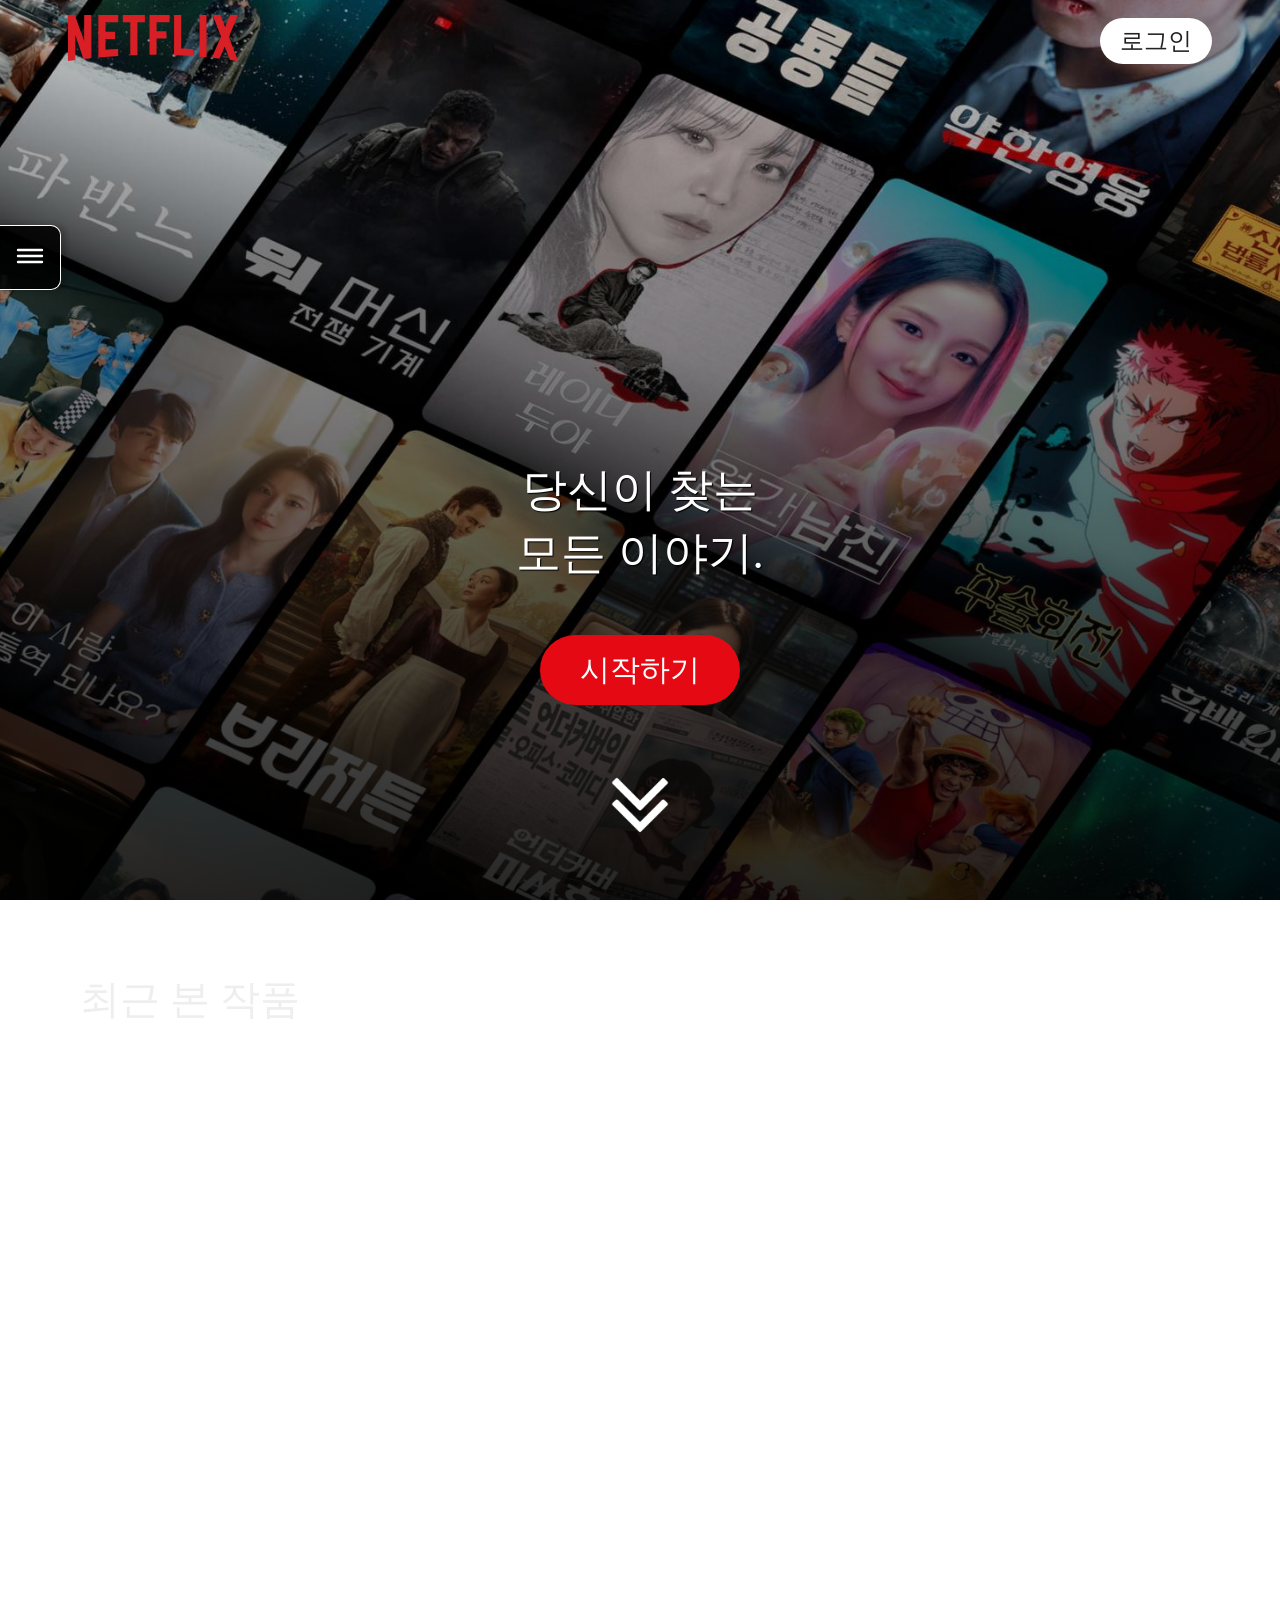
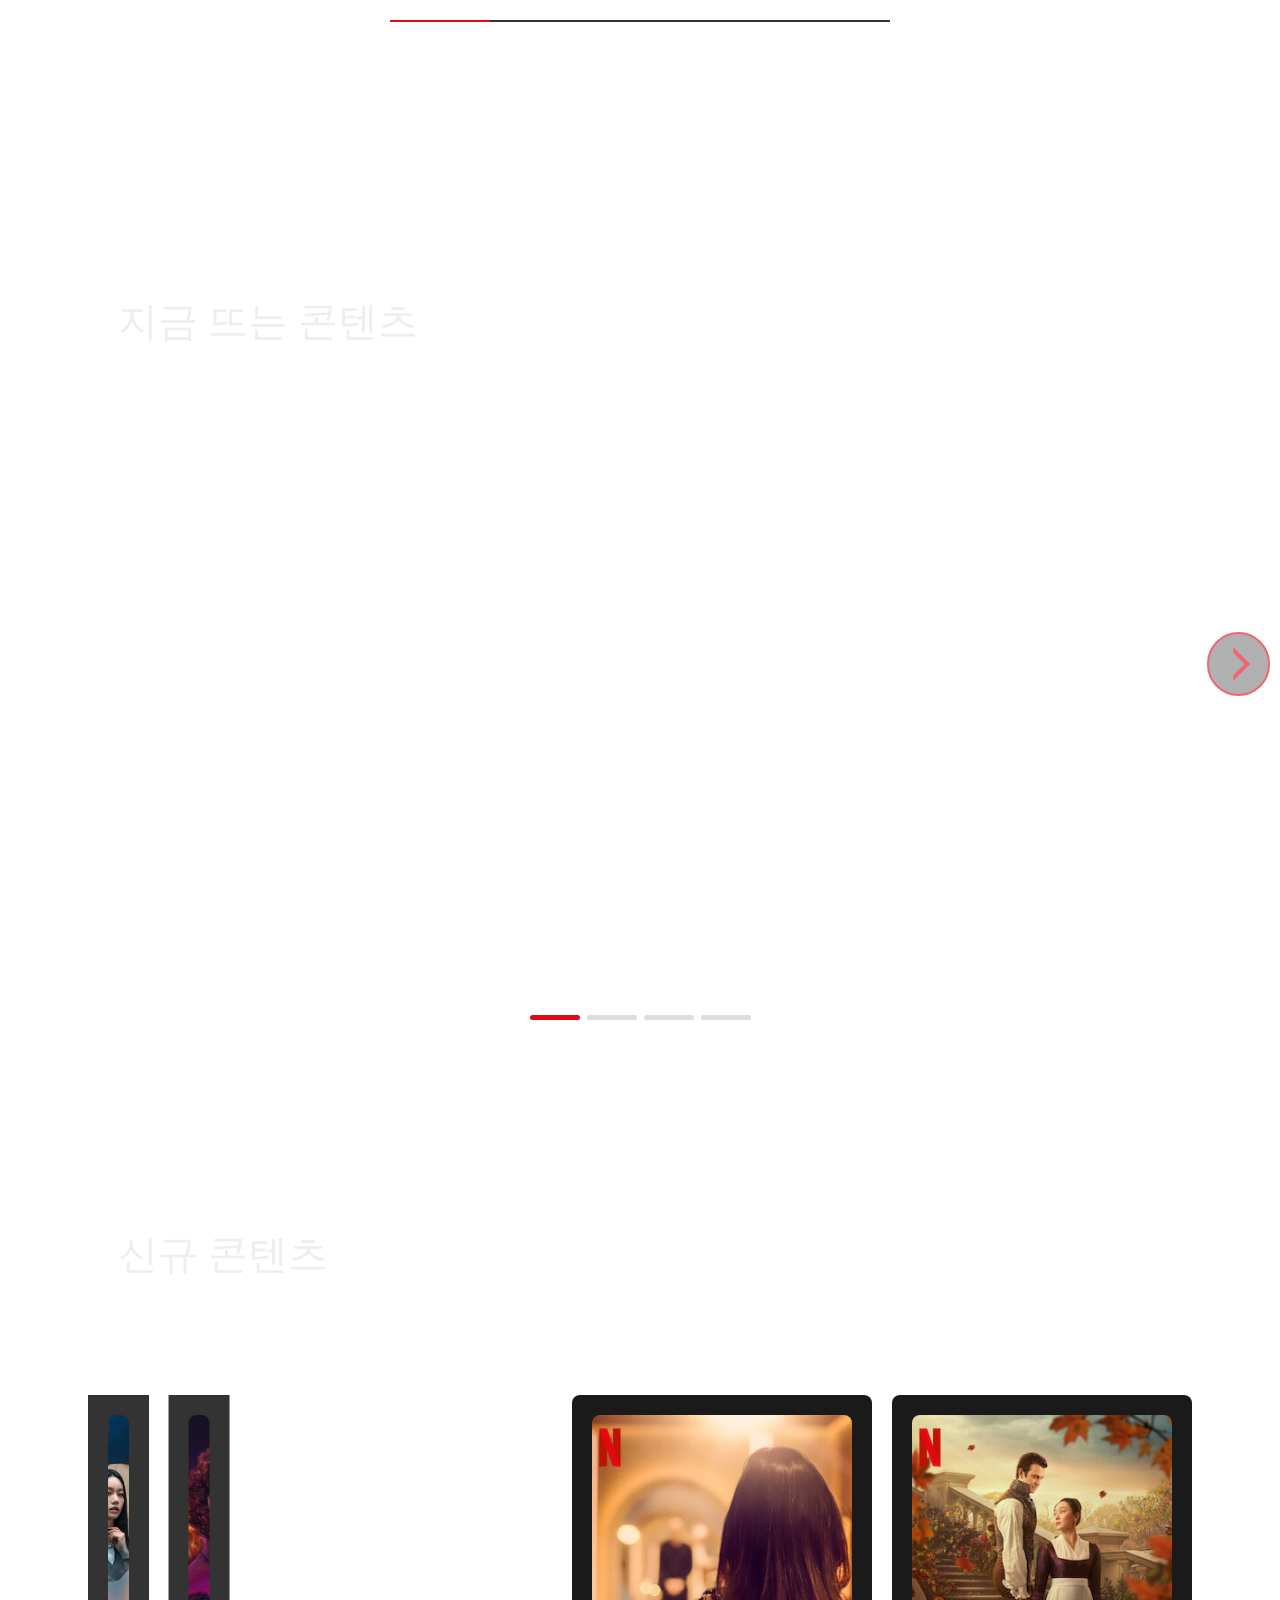
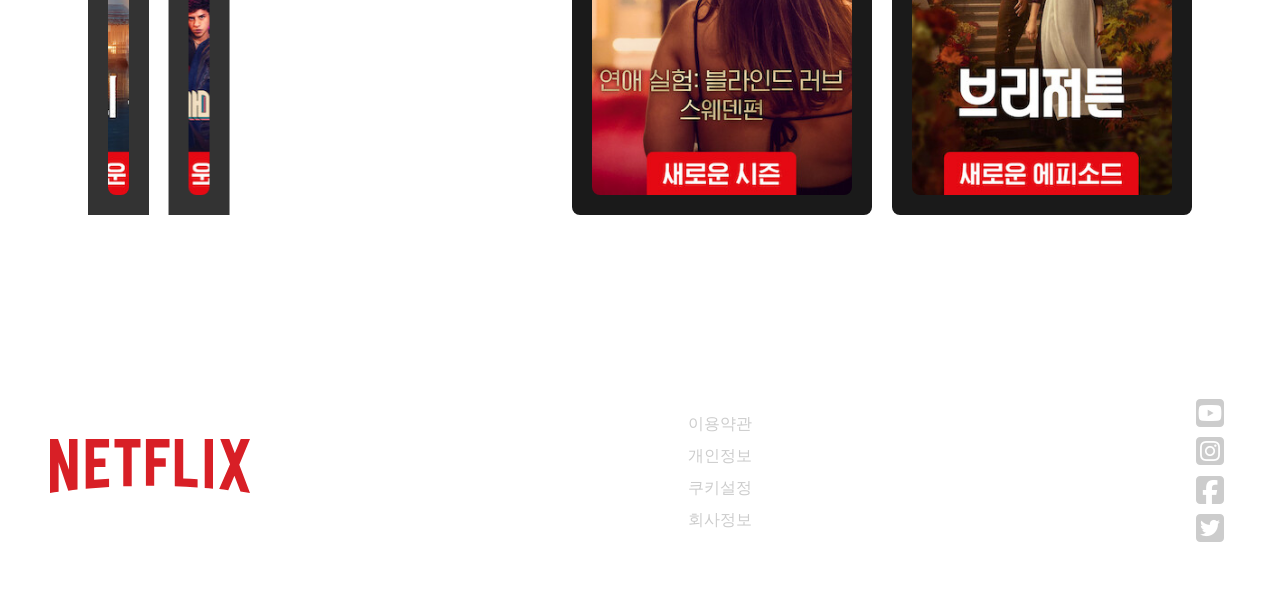
<file: index.html>
<!DOCTYPE html>
<html lang="ko">

<head>
  <meta charset="UTF-8">
  <meta name="viewport" content="width=device-width, initial-scale=1.0">
  <title>Netflix UI Clone Project</title>
  <link rel="shortcut icon" href="image/favicon.ico" type="image/x-icon">
  <link rel="stylesheet" href="css/main.css">
  <link rel="stylesheet" href="css/tablet.css" media="screen and (min-width: 780px) and (max-width: 1280px)">
  <link rel="stylesheet" href="css/mobile.css" media="screen and (max-width: 779px)">
  <script src="js/jquery-1.12.4.min.js"></script>
  <script src="js/jquery-ui.min.js"></script>
  <script src="js/index.js"></script>
</head>

<body>

  <header id="header">
    <div class="header-inner">
      <div class="header-top">
        <h1>
          <a href="index.html">
            <img src="image/Netflix_2015_logo.svg" alt="NEFLIX">
          </a>
        </h1>
        <button class="login-btn">로그인</button>
      </div>
      <div class="text-box">
        <h2>
          <span>당신이 찾는</span>
          <span>모든 이야기.</span>
        </h2>
        <a href="specific.html" class="start-btn">시작하기</a>
        <img src="image/arrow.png" alt="">
      </div>
    </div>
  </header>

  <aside id="aside" class="area">
    <h2 class="blind">Search</h2>

    <nav class="gnb">
      <a href="search.html">검색</a>
      <a href="specific.html">콘텐츠</a>
      <a href="#">이벤트</a>
      <a href="#">커뮤니티</a>
      <a href="#">문의</a>
    </nav>

    <button class="menu-btn" aria-label="메뉴 열기">
      <svg class="hamburger" viewBox="0 0 100 100" width="40" height="40">
        <line class="line top" x1="20" y1="35" x2="80" y2="35" />
        <line class="line middle" x1="20" y1="50" x2="80" y2="50" />
        <line class="line bottom" x1="20" y1="65" x2="80" y2="65" />
      </svg>
    </button>

  </aside>

  <main id="main">

    <section class="cont-1">
      <div class="cont-1-inner">
        <h3>최근 본 작품</h3>
        <div class="stack-container">
          <ul class="recent-list">
            <li><a href="#"><img src="image/continue(1).jpg" alt=""></a></li>
            <li><a href="#"><img src="image/continue(2).jpg" alt=""></a></li>
            <li><a href="#"><img src="image/continue(3).jpg" alt=""></a></li>
            <li><a href="#"><img src="image/continue(4).jpg" alt=""></a></li>
            <li><a href="#"><img src="image/continue(5).jpg" alt=""></a></li>
          </ul>
        </div>
        <div class="recent-progress">
          <div class="bar"></div>
        </div>
      </div>
    </section>

    <section class="cont-2">
      <div class="cont-2-inner">
        <h3>지금 뜨는 콘텐츠</h3>
        <ul class="content">
          <li><a href="#"><img src="image/hot(1).jpg" alt=""></a></li>
          <li><a href="#"><img src="image/hot(2).jpg" alt=""></a></li>
          <li><a href="#"><img src="image/hot(3).jpg" alt=""></a></li>
          <li><a href="#"><img src="image/hot(4).jpg" alt=""></a></li>
          <li><a href="#"><img src="image/hot(5).jpg" alt=""></a></li>
          <li><a href="#"><img src="image/hot(6).jpg" alt=""></a></li>
          <li><a href="#"><img src="image/hot(7).jpg" alt=""></a></li>
          <li><a href="#"><img src="image/hot(8).jpg" alt=""></a></li>
          <li><a href="#"><img src="image/hot(9).jpg" alt=""></a></li>
          <li><a href="#"><img src="image/hot(10).jpg" alt=""></a></li>
        </ul>
        <div class="indicator"></div>
      </div>
      <div class="btn-wrap">
        <button class="prev"></button>
        <button class="next"></button>
      </div>
    </section>

    <section class="cont-3">
      <div class="cont-3-inner">
        <h3>신규 콘텐츠</h3>
        <button class="cube-btn">랜덤 추천</button>

        <div class="modal-overlay" id="cube-modal">
          <div class="modal-window">
            <button class="modal-close">&times;</button>
            <div class="modal-body">
              <div class="modal-img-area"></div>
              <div class="modal-info-area">
                <h4 class="m-title"></h4>
                <div class="m-meta"></div>
                <p class="m-desc"></p>
                <div class="m-details"></div>
              </div>
            </div>
          </div>
        </div>

        <ul class="content cube">

          <li class="face front">
            <a href="#">
              <div class="img-wrapper">
                <img src="image/new(1).jpg" alt="미스터리 수사단">
              </div>
              <div class="info">
                <div class="info-header">
                  <h4>미스터리 수사단</h4>
                  <div class="meta-tags">
                    <span>2026</span>
                    <span class="badge">시즌 1개</span>
                    <span class="badge">15+</span>
                    <span>리얼리티 시리즈</span>
                  </div>
                </div>
                <div class="info-body">
                  <p class="desc">
                    여섯 명의 출연자들이 '미스터리 수사단'이 되어 초자연적인 사건들의 실마리를 쫓는다.
                    팀워크와 두뇌를 총동원하여 기상천외한 미스터리의 진실을 파헤치고 임무를 완수하라!
                  </p>
                  <div class="details">
                    <p><span>출연:</span> 이용진, 존박, 이은지, 혜리, 김도훈, 카리나</p>
                    <p><span>크리에이터:</span> 정종연</p>
                  </div>
                </div>
              </div>
            </a>
          </li>

          <li class="face back">
            <a href="#">
              <div class="img-wrapper">
                <img src="image/new(2).jpg" alt="라 프리메라 베스">
              </div>
              <div class="info">
                <div class="info-header">
                  <h4>라 프리메라 베스</h4>
                  <div class="meta-tags">
                    <span>2023</span>
                    <span class="badge">시즌 2개</span>
                    <span class="badge">18+</span>
                    <span>로맨스 드라마</span>
                  </div>
                </div>
                <div class="info-body">
                  <p class="desc">
                    1970년대 콜롬비아, 남학생들만 가득한 학교에 한 여학생이 전학 오면서 모든 것이 변하기 시작한다.
                    사랑과 우정, 그리고 시대의 금기에 도전하는 청춘들의 뜨거운 이야기.
                  </p>
                  <div class="details">
                    <p><span>출연:</span> 에마누엘 레스트레포, 프란시스카 에스테베스</p>
                    <p><span>크리에이터:</span> 다고 가르시아</p>
                  </div>
                </div>
              </div>
            </a>
          </li>

          <li class="face right">
            <a href="#">
              <div class="img-wrapper">
                <img src="image/new(3).jpg" alt="파반느">
              </div>
              <div class="info">
                <div class="info-header">
                  <h4>파반느</h4>
                  <div class="meta-tags">
                    <span>2026</span>
                    <span class="badge">최신 등록</span>
                    <span class="badge">12+</span>
                    <span>감성 애니메이션</span>
                  </div>
                </div>
                <div class="info-body">
                  <p class="desc">
                    오로라가 춤추는 밤바다를 배경으로 펼쳐지는 두 남녀의 애틋한 재회.
                    잊고 있었던 기억의 조각들이 아름다운 선율과 함께 다시 살아나며 관객들의 마음을 어루만진다.
                  </p>
                  <div class="details">
                    <p><span>출연:</span> 성우 박소이, 정지훈</p>
                    <p><span>크리에이터:</span> 이지호</p>
                  </div>
                </div>
              </div>
            </a>
          </li>

          <li class="face left">
            <a href="#">
              <div class="img-wrapper">
                <img src="image/new(5).jpg" alt="원피스">
              </div>
              <div class="info">
                <div class="info-header">
                  <h4>원피스</h4>
                  <div class="meta-tags">
                    <span>2023</span>
                    <span class="badge">TOP 10</span>
                    <span class="badge">15+</span>
                    <span>판타지 어드벤처</span>
                  </div>
                </div>
                <div class="info-body">
                  <p class="desc">
                    전설의 해적왕이 남긴 대비보 '원피스'를 찾아 떠나는 루피와 밀짚모자 일당.
                    광활한 바다 위에서 펼쳐지는 거대한 모험과 끈끈한 동료애를 실사로 완벽하게 재현했다.
                  </p>
                  <div class="details">
                    <p><span>출연:</span> 이냐키 고도이, 아라타 마켄유, 에밀리 러드</p>
                    <p><span>크리에이터:</span> 맷 오언스, 스티븐 마에다</p>
                  </div>
                </div>
              </div>
            </a>
          </li>

          <li class="face top">
            <a href="#">
              <div class="img-wrapper">
                <img src="image/new(6).jpg" alt="나이트 에이전트">
              </div>
              <div class="info">
                <div class="info-header">
                  <h4>나이트 에이전트</h4>
                  <div class="meta-tags">
                    <span>2023</span>
                    <span class="badge">시즌 2개</span>
                    <span class="badge">18+</span>
                    <span>정치 스릴러</span>
                  </div>
                </div>
                <div class="info-body">
                  <p class="desc">
                    백악관 지하에서 울리지 않는 전화를 지키는 FBI 요원 피터.
                    어느 날 밤, 울려 퍼진 전화 한 통이 그를 국가를 뒤흔들 거대한 음모의 한복판으로 몰아넣는다.
                  </p>
                  <div class="details">
                    <p><span>출연:</span> 가브리엘 바쏘, 루시앤 뷰캐넌</p>
                    <p><span>크리에이터:</span> 숀 라이언</p>
                  </div>
                </div>
              </div>
            </a>
          </li>

          <li class="face bottom">
            <a href="#">
              <div class="img-wrapper">
                <img src="image/new(7).jpg" alt="리디아 포에트의 법">
              </div>
              <div class="info">
                <div class="info-header">
                  <h4>리디아 포에트의 법</h4>
                  <div class="meta-tags">
                    <span>2023</span>
                    <span class="badge">공개 예정</span>
                    <span class="badge">15+</span>
                    <span>시대극/범죄</span>
                  </div>
                </div>
                <div class="info-body">
                  <p class="desc">
                    19세기 이탈리아, 여성의 법조계 진출이 금지되었던 시대.
                    최초의 여성 변호사를 꿈꾸는 리디아 포에트가 날카로운 통찰력으로 의문의 살인 사건들을 해결한다.
                  </p>
                  <div class="details">
                    <p><span>출연:</span> 마틸다 데 안젤리스, 에두아르도 스카르페타</p>
                    <p><span>크리에이터:</span> 귀도 이우쿨라노</p>
                  </div>
                </div>
              </div>
            </a>
          </li>

          <li>
            <a href="#">
              <div class="img-wrapper">
                <img src="image/new(8).jpg" alt="연애 실험: 블라인드 러브 스웨덴편">
              </div>
              <div class="info">
                <div class="info-header">
                  <h4>연애 실험: 블라인드 러브 스웨덴편</h4>
                  <div class="meta-tags">
                    <span>2024</span>
                    <span class="badge">시즌 1개</span>
                    <span class="badge">15+</span>
                    <span>리얼리티 쇼</span>
                  </div>
                </div>
                <div class="info-body">
                  <p class="desc">
                    외모를 보지 않고 목소리만으로 사랑에 빠질 수 있을까?
                    스웨덴의 싱글들이 포드에 들어가 진정한 반려자를 찾기 위한 파격적인 실험에 동참한다.
                  </p>
                  <div class="details">
                    <p><span>출연:</span> 예시카 알메네스(진행)</p>
                    <p><span>크리에이터:</span> 크리스 코엘런</p>
                  </div>
                </div>
              </div>
            </a>
          </li>

          <li>
            <a href="#">
              <div class="img-wrapper">
                <img src="image/new(9).jpg" alt="브리저튼">
              </div>
              <div class="info">
                <div class="info-header">
                  <h4>브리저튼</h4>
                  <div class="meta-tags">
                    <span>2024</span>
                    <span class="badge">새로운 에피소드</span>
                    <span class="badge">18+</span>
                    <span>시대극 로맨스</span>
                  </div>
                </div>
                <div class="info-body">
                  <p class="desc">
                    런던 상류사회의 화려한 무도회와 그 뒤에 숨겨진 은밀한 스캔들.
                    브리저튼 가문의 여덟 남매가 진실한 사랑과 행복을 찾아가는 과정을 매혹적으로 그려낸다.
                  </p>
                  <div class="details">
                    <p><span>출연:</span> 니콜라 코클란, 루크 뉴턴, 조나단 베일리</p>
                    <p><span>크리에이터:</span> 크리스 밴듀즌</p>
                  </div>
                </div>
              </div>
            </a>
          </li>

        </ul>
      </div>
    </section>
  </main>

  <footer id="footer">
    <address class="footer-inner">
      <div class="footer-1">
        <a href="index.html">
          <img src="image/Netflix_2015_logo.svg" alt="">
        </a>
      </div>
      <div class="footer-2">
        넷플릭스서비시스코리아 유한회사 <br>
        통신판매업신고번호: 제2018-서울종로-0426호 <br>
        대표: 레지널드 숀 톰프슨 <br>
        이메일 주소: korea@netflix.com <br>
        주소: 대한민국 서울특별시 종로구 우정국로 26, 센트로폴리스 A동 20층 <br>
        사업자등록번호: 165-87-00119 <br>
        클라우드 호스팅: Amazon Web Services Inc. <br><br>
        본 프로젝트는 어떠한 상업적 용도로도 사용되지 않음을 밝힙니다.
      </div>
      <div class="footer-3">
        <ul class="util">
          <li><a href="#">이용약관</a></li>
          <li><a href="#">개인정보</a></li>
          <li><a href="#">쿠키설정</a></li>
          <li><a href="#">회사정보</a></li>
        </ul>
      </div>
      <div class="footer-4">
        <ul class="sns-wrap">
          <li>
            <a href="#">
              <i class="fab fa-youtube-square"></i>
            </a>
          </li>
          <li>
            <a href="#">
              <i class="fab fa-instagram-square"></i>
            </a>
          </li>
          <li>
            <a href="#">
              <i class="fab fa-facebook-square"></i>
            </a>
          </li>
          <li>
            <a href="#">
              <i class="fab fa-twitter-square"></i>
            </a>
          </li>
        </ul>
      </div>
    </address>
  </footer>
</body>

</html>
</file>
<file: css/main.css>
@charset "UTF-8";
@import "common.css";

main h3 {
  font-size: 2em;
  margin-bottom: 100px;
  margin-left: 50px;
}

main [class $=inner] {
  margin-top: 150px;
}

/* cont-1 */
.cont-1 .empty-msg {
  display: none;
}

.cont-1 {
  padding: 80px 0;
  overflow: hidden;
}

.cont-1 .cont-1-inner {
  width: 100%;
  max-width: 1600px;
  margin: 0 auto;
  position: relative;
}

.cont-1 .stack-container {
  position: relative;
  height: 450px;
  margin-top: 40px;
  perspective: 1000px;
}

.cont-1 .recent-list {
  position: relative;
  width: 100%;
  height: 100%;
}

.cont-1 .recent-list li {
  position: absolute;
  top: 0;
  left: 50%;
  margin-left: -140px;
  width: 280px;
  cursor: pointer;
  transition: all 0.6s cubic-bezier(0.4, 0, 0.2, 1);
  opacity: 0;
  visibility: hidden;
  transform: translateY(50px);
}

.cont-1 .recent-list.on li {
  visibility: visible;
}

.cont-1 .recent-list li img {
  width: 100%;
  display: block;
  border-radius: 4px;
}

.cont-1 .recent-progress {
  position: relative;
  width: 500px;
  height: 2px;
  background: #333;
  margin: 50px auto 0;
  left: 0;
}

.cont-1 .recent-progress .bar {
  position: absolute;
  width: 20%;
  height: 100%;
  background: #e50914;
  left: 0;
}

/* cont-2 */
.cont-2 {
  position: relative;
}

.cont-2-inner {
  position: relative;
  overflow: hidden;
  padding: 50px 30px 100px 30px;
  max-width: 1600px;
}

.cont-2-inner .content {
  counter-reset: netflix-counter;
  position: relative;
  display: flex;
  width: 100%;
  gap: 30px;
  will-change: transform;
}

.cont-2-inner .content li {
  position: relative;
  counter-increment: neflix-counter;
  width: calc((100% - 120px) / 5);
  flex-shrink: 0;
  opacity: 0;
  transform: translateX(100px);
  transition: opacity 0.6s ease, transform 0.6s ease;
}

.cont-2 .content li::before {
  content: counter(neflix-counter);
  position: absolute;
  right: -20px;
  top: -50px;
  z-index: 1;
  font-size: 120px;
  font-weight: 900;
  color: #fff;
  line-height: 1;
}

.cont-2-inner .content.on li {
  opacity: 1;
  transform: translateX(0);
}

.cont-2-inner .content a {
  display: block;
  transition: all 0.3s;
}

.cont-2-inner .content a:hover {
  transform: scale(1.05);
}

.cont-2-inner .content a img {
  display: block;
  border-radius: 4px;
  width: 100%;
  opacity: 0.4;
  transition: all 0.3s;
}

.cont-2-inner .content a:hover img {
  opacity: 1;
}

.cont-2 .indicator {
  position: absolute;
  left: 0;
  right: 0;
  bottom: 50px;
  height: 20px;
  display: flex;
  justify-content: center;
  gap: 7px;
}

.cont-2 .indicator a {
  display: block;
  width: 50px;
  height: 5px;
  border-radius: 10px;
  background-color: #ddd;
}

.cont-2 .indicator a:hover {
  background-color: #777;
}

.cont-2 .indicator a.on {
  background-color: #E50914;
  cursor: default;
}

.btn-wrap {
  position: absolute;
  left: 0;
  right: 0;
  margin: 0 auto;
  top: 50%;
  transform: translateY(-50%);
  width: 95%;
  max-width: 1600px;
  height: 72px;
  pointer-events: none;
  z-index: 100;
  box-sizing: border-box;
}

.btn-wrap button {
  position: absolute;
  display: block;
  top: 0;
  width: 72px;
  height: 72px;
  background-color: rgba(0, 0, 0, 0.5);
  border: 2px solid #e50914;
  border-radius: 50%;
  cursor: pointer;
  opacity: 0.7;
  pointer-events: auto;
}

.btn-wrap button::after {
  content: '';
  width: 16px;
  height: 16px;
  border-top: 5px solid #e50914;
  border-right: 5px solid #e50914;
  position: absolute;
  top: 50%;
  left: 50%;
  transition: all 0.3s ease;
}

.btn-wrap button:hover {
  opacity: 1;
}

.btn-wrap button:hover::after {
  border-top: 6px solid #fff;
  border-right: 6px solid #fff;
  border-bottom: 6px solid transparent;
  border-left: 6px solid transparent;
}

.btn-wrap .prev {
  left: 0;
}

.btn-wrap .next {
  right: 0;
}

.btn-wrap .prev::after {
  transform: translate(-30%, -50%) rotate(-135deg);
}

.btn-wrap .next::after {
  transform: translate(-70%, -50%) rotate(45deg);
}

/* cont-3 */
.cont-3 {
  margin-bottom: 100px;
}

.cont-3 .content {
  display: flex;
  flex-wrap: wrap;
  gap: 30px;
  padding: 20px;
  position: relative;
}

.cont-3 .content li {
  width: 22.5%;
  background: #1a1a1a;
  border-radius: 8px;
  position: relative;
  z-index: 1;
  transition: opacity 0.3s ease, transform 0.3s ease;
}

.placehold {
  opacity: 0;
  pointer-events: none;
  visibility: hidden;
}

.cont-3 .content li .img-wrapper {
  text-align: center;
  padding: 20px;
}

.cont-3 .content li img {
  display: block;
  width: 100%;
  border-radius: 8px;
}

.cont-3 .content li.active {
  position: fixed;
  z-index: 1000;
  width: 800px;
  left: 50%;
  top: 50%;
  transform: translate(-50%, -50%) scale(0.9);
  opacity: 0;
  background: #1a1a1a;
  box-shadow: 0 30px 60px rgba(0, 0, 0, 0.9);
  animation: popIn 0.4s cubic-bezier(0.165, 0.84, 0.44, 1) forwards;
}

@keyframes popIn {
  to {
    opacity: 1;
    transform: translate(-50%, -50%) scale(1);
  }
}

.cont-3 .content li.active .img-wrapper {
  width: 50%;
  height: 40%;
  border-radius: 8px;
  margin: auto;
}

.cont-3 .content li.active img {
  width: 100%;
  height: 100%;
  object-fit: contain;
  border-radius: 8px;
}

.cont-3 .content li.active .info {
  display: block;
}

.info {
  display: none;
  padding: 20px;
  color: #fff;
  line-height: 1.6;
}

.info-header h4 {
  font-size: 24px;
  margin-bottom: 10px;
}

.desc {
  font-size: 15px;
  color: #ccc;
  overflow: hidden;
}

.details {
  font-size: 13px;
  color: #888;
  padding-top: 10px;
}

.meta-tags {
  display: flex;
  gap: 10px;
  font-size: 0.9rem;
  color: #a3a3a3;
  margin-bottom: 20px;
}

.badge {
  border: 1px solid #a3a3a3;
  padding: 0 4px;
  border-radius: 2px;
  font-size: 0.8rem;
}

.info-body {
  display: flex;
  flex-direction: column;
  gap: 30px;
  border-top: 1px solid rgba(255, 255, 255, 0.1);
  padding-top: 20px;
}

/* hate */
.cont-3 .content li.hate {
  position: fixed !important;
  top: 50% !important;
  left: 50% !important;
  transform: translate(-50%, -50%) !important;
  width: 80% !important;
  max-width: 600px !important;
  height: auto !important;
  max-height: 80vh;
  z-index: 3000 !important;
  background: #1a1a1a !important;
  border: 2px solid #e50914 !important;
  box-shadow: 0 0 30px rgba(0, 0, 0, 0.8);
  border-radius: 12px;
  overflow-y: auto;
}

.cont-3 .content li.hate .img-wrapper {
  width: 100% !important;
  height: 400px !important;
  padding: 0 !important;
}

.cont-3 .content li.hate img {
  width: 100% !important;
  height: 100% !important;
  object-fit: contain !important;
}

.cont-3 .content li.hate .info {
  display: block !important;
  padding: 30px !important;
  opacity: 1 !important;
}

.cont-3 .cube-btn {
  display: none;
}

.cont-3 .modal-close {
  display: none;
}

/* love */
/* .cont-3 .content li.love {
  height: auto !important;
  background: #1a1a1a !important;
}

.cont-3 .content li.love .img-wrapper {
  height: 100% !important;
  padding: 10px;
  box-sizing: border-box;
}

.cont-3 .content li.love .info {
  opacity: 1;
  height: auto;
  padding: 15px !important;
} */
</file>
<file: css/tablet.css>
@charset "UTF-8";

[class $=inner] {
  width: 94%;
}

#aside {
  width: 250px;
  left: -250px;
  padding: 60px 30px;
}

#aside .gnb {
  height: 100%;
  font-size: 1.5em;
  gap: 40px;
  margin-top: 300px;
}

#header .text-box h2 {
  font-size: 5vh;
}

.cont-2-inner .content {
  display: flex;
  gap: 20px;
  width: max-content;
}

.cont-2-inner .content li {
  width: calc((94vw - 40px) / 3);
  margin: 0;
  flex-shrink: 0;
}

.cont-2-inner .content li img {
  width: 100%;
  display: block;
}

.cont-2 .content li::before {
  display: none;
}

.cont-2 .btn-wrap {
  width: 100% !important;
  max-width: 100% !important;
  left: 0 !important;
  right: 0 !important;
  transform: translateY(-50%) !important;
  margin: 0 !important;
}

.cont-2 .btn-wrap button {
  position: absolute !important;
  top: 0 !important;
}

.cont-2 .btn-wrap .prev {
  left: 10px !important;
}

.cont-2 .btn-wrap .next {
  right: 10px !important;
}

.cont-2-inner .content a img {
  opacity: 1;
}

.btn-wrap button::after {
  margin: 0 !important;
  top: 50%;
  left: 50%;
  border-top: 4px solid #e50914;
  border-right: 4px solid #e50914;
  border-bottom: 4px solid transparent;
  border-left: 4px solid transparent;
  transform: translate(-50%, -50%) rotate(45deg);
}

.btn-wrap button:hover::after {
  border-top: 4px solid #fff;
  border-right: 4px solid #fff;
  border-bottom: 4px solid transparent;
  border-left: 4px solid transparent;
}

.btn-wrap .prev::after {
  transform: translate(-30%, -50%) rotate(-135deg);
}

.btn-wrap .next::after {
  transform: translate(-70%, -50%) rotate(45deg);
}

.btn-wrap button:hover::after {
  border-top-color: #fff !important;
  border-right-color: #fff !important;
}

.cont-3 .content {
  display: flex !important;
  flex-wrap: nowrap !important;
  overflow-x: auto !important;
  overflow-y: hidden;
  gap: 20px;
  padding-bottom: 30px;
  -webkit-overflow-scrolling: touch;
}

.cont-3 .content li {
  display: flex !important;
  flex-direction: column !important;
  flex: 0 0 300px;
  background: #1a1a1a !important;
  border-radius: 8px;
  overflow: hidden;
  transition: all 0.4s ease-in-out !important;
}

.cont-3 .content li .img-wrapper {
  width: 100% !important;
  height: 420px !important;
  overflow: hidden;
  display: flex;
  align-items: center;
  justify-content: center;
}

.cont-3 .content li img {
  width: 100% !important;
  height: 100% !important;
  object-fit: cover !important;
}

.cont-3 .content li .info {
  display: none !important;
  padding: 50px !important;
}

#footer .footer-inner {
  width: 100%;
  padding: 50px;
}

#footer .footer-inner .footer-2 {
  display: none;
}
</file>
<file: css/mobile.css>
@charset "UTF-8";

[class $=inner] {
  width: 92%;
}

main h3 {
  text-align: center;
  margin-left: 0;
}

#header .text-box {
  bottom: 15%;
}

#header .text-box h2 {
  font-size: 4.5vh;
}

#header .header-top .login-btn {
  height: 36px;
  font-size: 0.9em;
  padding: 5px 15px;
}

#header .text-box .start-btn {
  width: fit-content;
  font-size: 1.3em;
  padding: 15px 25px;
}


.cont-2-inner .content {
  display: flex;
  gap: 15px;
  width: max-content;
  margin: 0;
}

.cont-2-inner .content li {
  width: calc((90vw - 15px) / 2);
  flex-shrink: 0;
  box-sizing: border-box;
}

.cont-2-inner .content li img {
  width: 100%;
  height: auto;
  display: block;
}

.cont-2 .content li::before {
  display: none;
}

.cont-2 .btn-wrap {
  width: 100% !important;
  max-width: 100% !important;
  left: 0 !important;
  right: 0 !important;
  transform: translateY(-50%) !important;
  margin: 0 !important;
}

.cont-2 .btn-wrap button {
  position: absolute !important;
  top: 0 !important;
}

.cont-2 .btn-wrap button::after {
  margin: 0 !important;
  top: 50%;
  left: 50%;
  border-top: 4px solid #e50914;
  border-right: 4px solid #e50914;
  border-bottom: 4px solid transparent;
  border-left: 4px solid transparent;
  transform: translate(-50%, -50%) rotate(45deg);
}

.cont-2 .btn-wrap .prev::after {
  transform: translate(-30%, -50%) rotate(-135deg);
}

.cont-2 .btn-wrap .next::after {
  transform: translate(-70%, -50%) rotate(45deg);
}

.cont-2 .btn-wrap .prev {
  left: 10px !important;
}

.cont-2 .btn-wrap .next {
  right: 10px !important;
}

.cont-2 .btn-wrap button:hover::after {
  border-top: 4px solid #fff;
  border-right: 4px solid #fff;
  border-bottom: 4px solid transparent;
  border-left: 4px solid transparent;
}

.cont-2-inner .content a img {
  opacity: 1;
}

.cont-3 .content li.active {
  height: auto !important;
  background: #1a1a1a !important;
}

.cont-3 .content li.active .img-wrapper {
  height: 100% !important;
  padding: 10px;
  box-sizing: border-box;
}

.cont-3 .content li.active .info {
  opacity: 1;
  height: auto;
  padding: 15px !important;
}

.cont-3 .content li:nth-child(7),
.cont-3 .content li:nth-child(8) {
  display: none;
}

#footer .footer-inner {
  padding: 20px;
  width: 100%;
  color: #ccc;
}

#footer .footer-2 {
  display: none;
}

#footer .footer-3 a {
  display: block;
  transition: all 0.3s;
}

#footer .footer-3 a:hover {
  color: #fff;
  text-decoration: underline;
}

#footer .footer-4 {
  font-size: 2em;
  line-height: 1.2;
}

#footer .footer-4 a {
  display: block;
  transition: all 0.3s;
}

#footer .footer-4 a:hover {
  color: #fff;
}

/* cube */
.cont-3 {
  height: 800px;
  padding: 80px 0;
}

.cont-3 h3 {
  margin-bottom: 200px;
}

.cont-3 .cont-3-inner {
  perspective: 700px;
  perspective-origin: center;
  margin-bottom: 100px;
}

.cont-3 .content {
  display: block;
  position: relative;
  margin: 100px auto 0;
  width: 300px;
  height: 200px;
  transform-style: preserve-3d;

  animation-name: roll;
  animation-duration: 20s;
  animation-iteration-count: infinite;
  animation-direction: alternate;
  animation-timing-function: ease-in-out;
}

@keyframes roll {
  from {
    transform: translateY(0) rotateX(0deg) rotateY(0deg);
  }

  to {
    transform: translateY(0) rotateX(360deg) rotateY(360deg);
  }
}

.cont-3 .content li {
  position: absolute;
  top: 0;
  left: 50%;
  transform: translateX(-50%);
  width: 200px;
  height: 200px;
  background-color: #333;
  color: #fff;
  opacity: 1;
  border: 2px solid #000;
  border-radius: 0;
}

.cont-3 .content li .img-wrapper {
  height: 100%;
}

.cont-3 .content li img {
  display: block;
  height: 100%;
}

.cont-3 .content .front {
  transform: rotateY(0deg) translate3d(0, 0, 99px);
}

.cont-3 .content .back {
  transform: rotateY(180deg) translate3d(0, 0, 99px);
}

.cont-3 .content .right {
  transform: rotateY(90deg) translate3d(0, 0, 99px);
}

.cont-3 .content .left {
  transform: rotateY(270deg) translate3d(0, 0, 99px);
}

.cont-3 .content .top {
  transform: rotateX(90deg) translate3d(0, 0, 99px);
}

.cont-3 .content .bottom {
  transform: translateY(0) rotateX(270deg) translate3d(0, 0, 99px);
}

/* cube-btn */
.cont-3 .cube-btn {
  display: block;
  position: absolute;
  top: 100px;
  left: 50%;
  transform: translateX(-50%);
  width: fit-content;
  font-size: 1.3em;
  padding: 15px 25px;
  background-color: #E50914;
  border-radius: 50px;
  color: #fff;
  cursor: pointer;
  transition: all 0.3s;
}

.cont-3 .cube-btn:hover {
  background-color: hsl(357, 92%, 37%);
}

/* modal */
.modal-overlay {
  position: fixed;
  top: 0;
  left: 0;
  width: 100%;
  height: 100%;
  background: rgba(0, 0, 0, 0.9);
  display: none;
  justify-content: center;
  align-items: center;
  z-index: 2000;
  padding: 20px;
  box-sizing: border-box;
}

.modal-overlay.on {
  display: flex;
}

.modal-window {
  background: #181818;
  color: #fff;
  width: 100%;
  max-width: 500px;
  max-height: 110vh;
  border-radius: 8px;
  position: relative;
  overflow-y: auto;
  box-shadow: 0 10px 30px rgba(0, 0, 0, 0.5);
  transform: scale(0.5) translateY(50px);
  opacity: 0;
  transition: all 1s cubic-bezier(0.34, 1.56, 0.64, 1);
}

.modal-overlay.on .modal-window {
  transform: scale(1) translateY(0);
  opacity: 1;
}

.modal-close {
  display: block !important;
  position: absolute;
  top: 10px;
  right: 15px;
  font-size: 35px;
  color: #fff;
  background: none;
  border: none;
  cursor: pointer;
  z-index: 10;
  text-shadow: 0 0 5px rgba(0, 0, 0, 0.8);
}

.modal-img-area {
  width: 100%;
  padding: 20px;
  line-height: 0;
}

.modal-img-area img {
  width: 100%;
  height: auto;
  display: block;
  border-radius: 8px;
}

.modal-info-area {
  padding: 20px;
}

.m-title {
  font-size: 1.6em;
  font-weight: bold;
  margin: 0 0 10px 0;
  color: #fff;
}

.m-meta {
  display: flex;
  flex-wrap: wrap;
  gap: 10px;
  margin-bottom: 20px;
  font-size: 0.9em;
  color: #a3a3a3;
}

.m-meta span {
  display: inline-block;
}

.m-meta .badge {
  border: 1px solid #666;
  padding: 1px 6px;
  border-radius: 3px;
  font-size: 0.8em;
}

.m-desc {
  font-size: 1em;
  line-height: 1.5;
  margin-bottom: 25px;
  color: #efefef;
  word-break: keep-all;
}

.m-details {
  font-size: 0.85em;
  color: #bcbcbc;
  line-height: 1.6;
}

.m-details p span {
  color: #777;
  margin-right: 5px;
}
</file>
